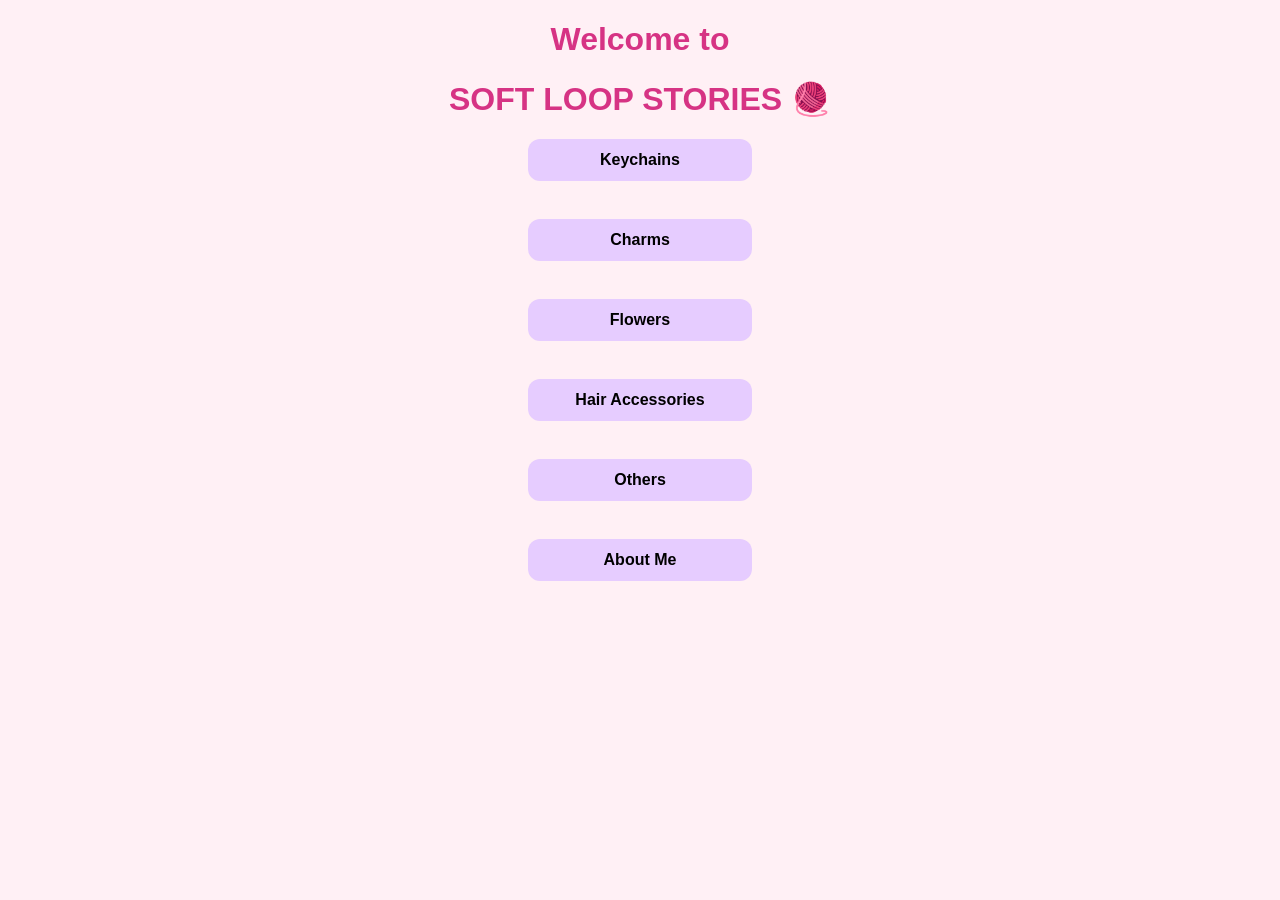
<file: index.html>
<!DOCTYPE html>
<html>
<head>
    <title>My Crochet Store</title>
    <link rel="stylesheet" href="style.css">
</head>

<body>

<h1>Welcome to </h1>
<h1> SOFT LOOP STORIES 🧶</h1>

<div class="nav">
    <a href="keychains.html">Keychains</a><br>
    <a href="charms.html">Charms</a><br>
    <a href="flowers.html">Flowers</a><br>
    <a href="hair.html">Hair Accessories</a><br>
    <a href="others.html">Others</a><br>
    <a href="about.html">About Me</a><br>
</div>

</body>
</html>
</file>
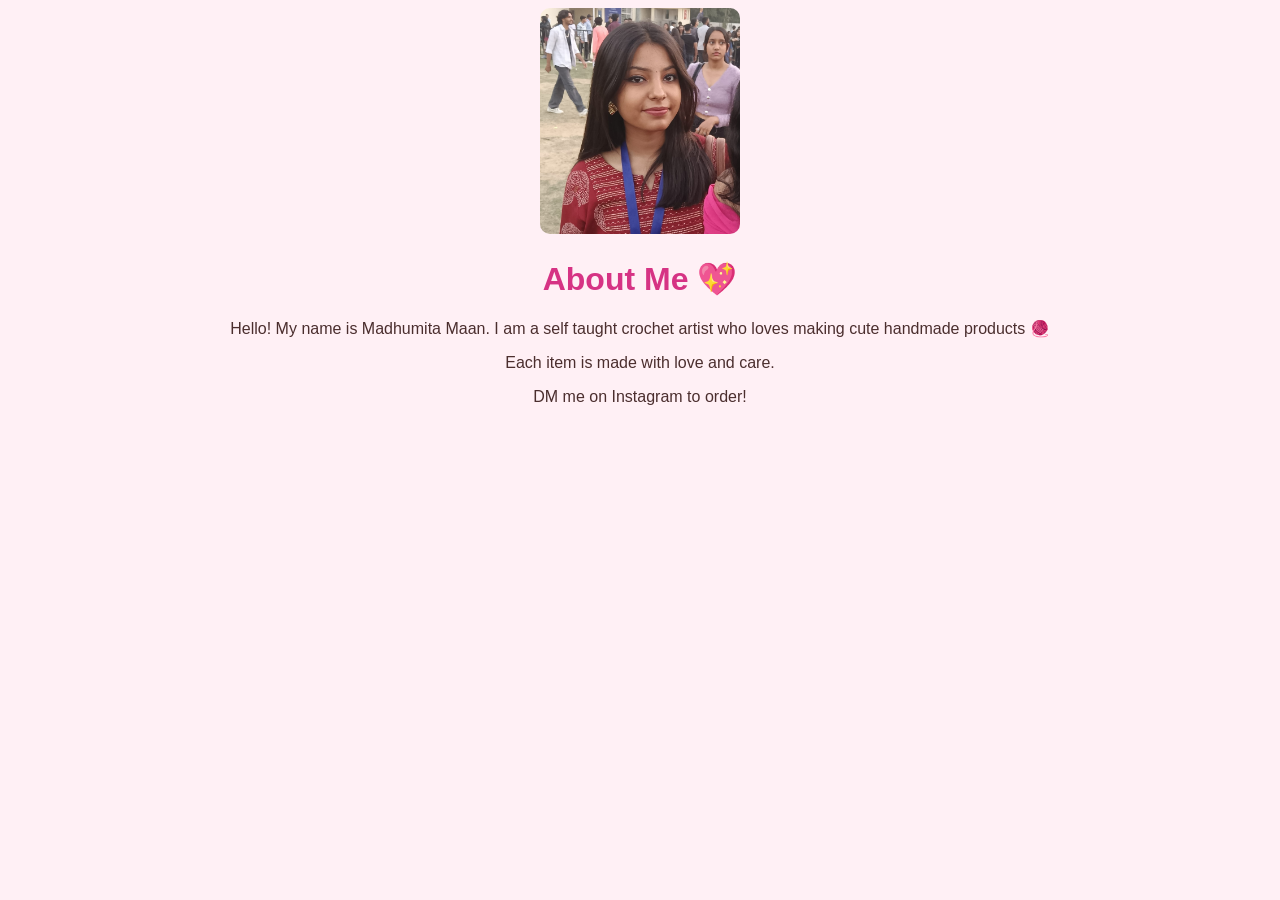
<file: about.html>
<!DOCTYPE html>
<html>
<head>
    <title>About Me</title>
    <link rel="stylesheet" href="style.css">
</head>

<body>
<div >
    <img src="images/me.jpeg">
    <h1>About Me 💖</h1>

<p>Hello! My name is Madhumita Maan. I am a self taught crochet artist who loves making cute handmade products 🧶</p>

<p>Each item is made with love and care.</p>

<p>DM me on Instagram to order!</p>

</body>
</html>
</file>
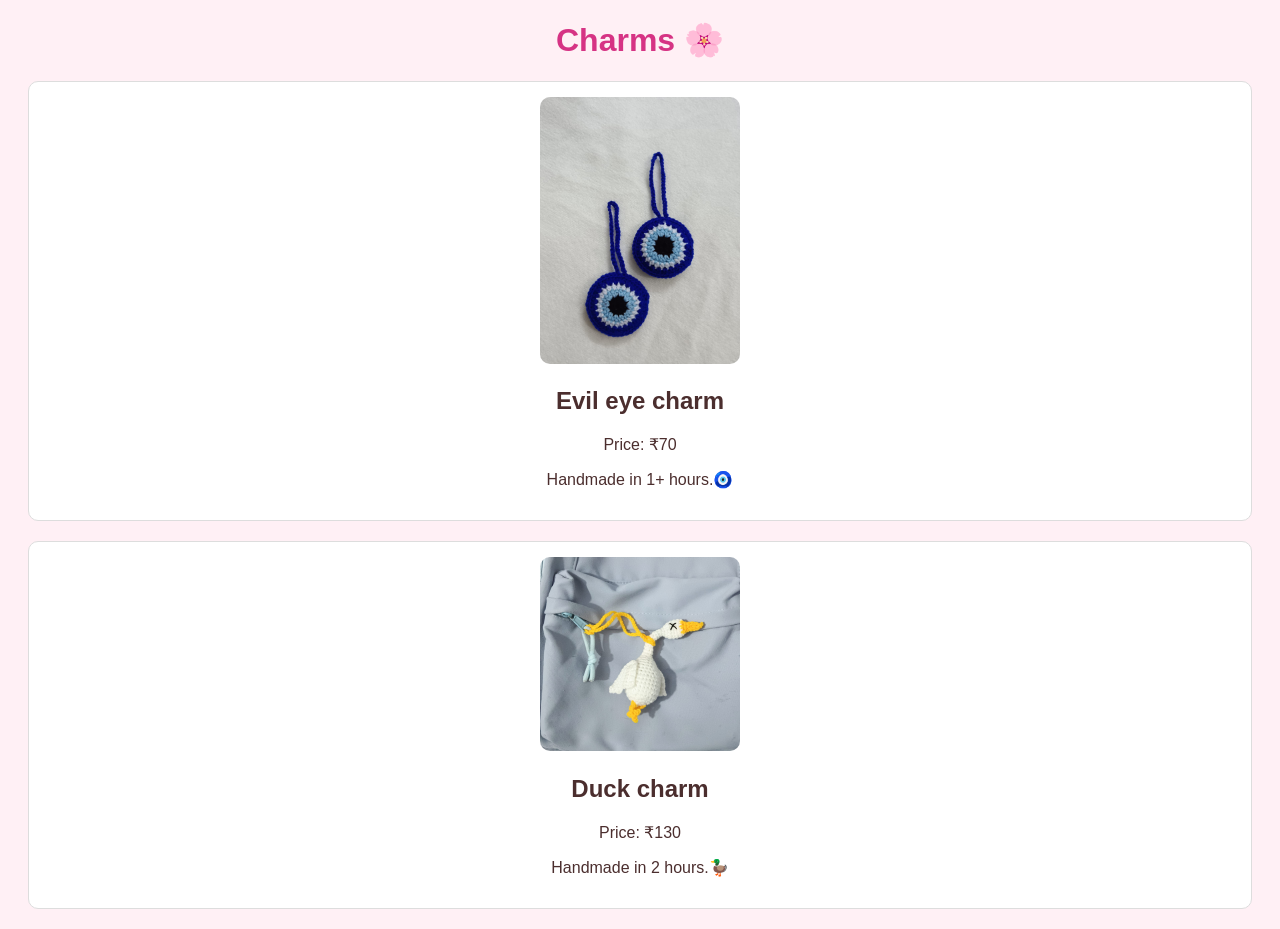
<file: charms.html>
<!DOCTYPE html>
<html>
<head>
    <title>Keychains</title>
    <link rel="stylesheet" href="style.css">
</head>

<body>

<h1>Charms 🌸</h1>

<div class="product">
    <img src="images/charm1.jpeg">
    <h2>Evil eye charm</h2>
    <p>Price: ₹70</p>
    <p>Handmade in 1+ hours.🧿</p>
</div>

<div class="product">
    <img src="images/charm2.jpeg">
    <h2>Duck charm</h2>
    <p>Price: ₹130</p>
    <p>Handmade in 2 hours.🦆</p>
</div>





</body>
</html>
</file>
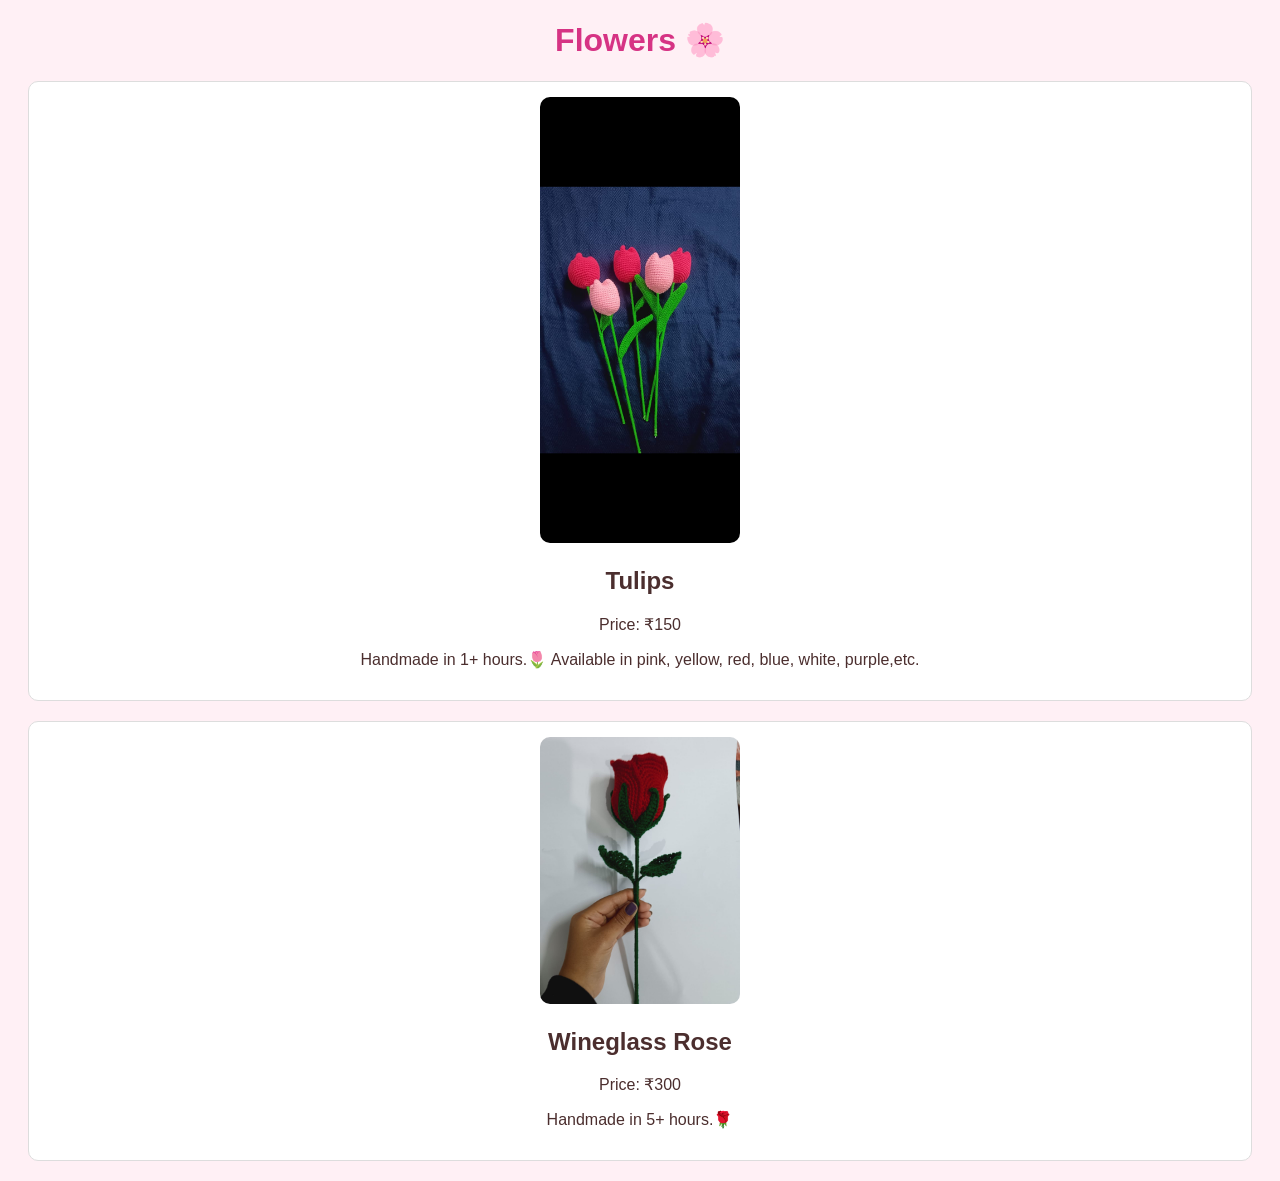
<file: flowers.html>
<!DOCTYPE html>
<html>
<head>
    <title>Keychains</title>
    <link rel="stylesheet" href="style.css">
</head>

<body>

<h1>Flowers 🌸</h1>

<div class="product">
    <img src="images/flower1.jpeg">
    <h2>Tulips</h2>
    <p>Price: ₹150</p>
    <p>Handmade in 1+ hours.🌷 Available in pink, yellow, red, blue, white, purple,etc.</p>
</div>

<div class="product">
    <img src="images/flower2.jpeg">
    <h2>Wineglass Rose</h2>
    <p>Price: ₹300</p>
    <p>Handmade in 5+ hours.🌹</p>
</div>





</body>
</html>
</file>
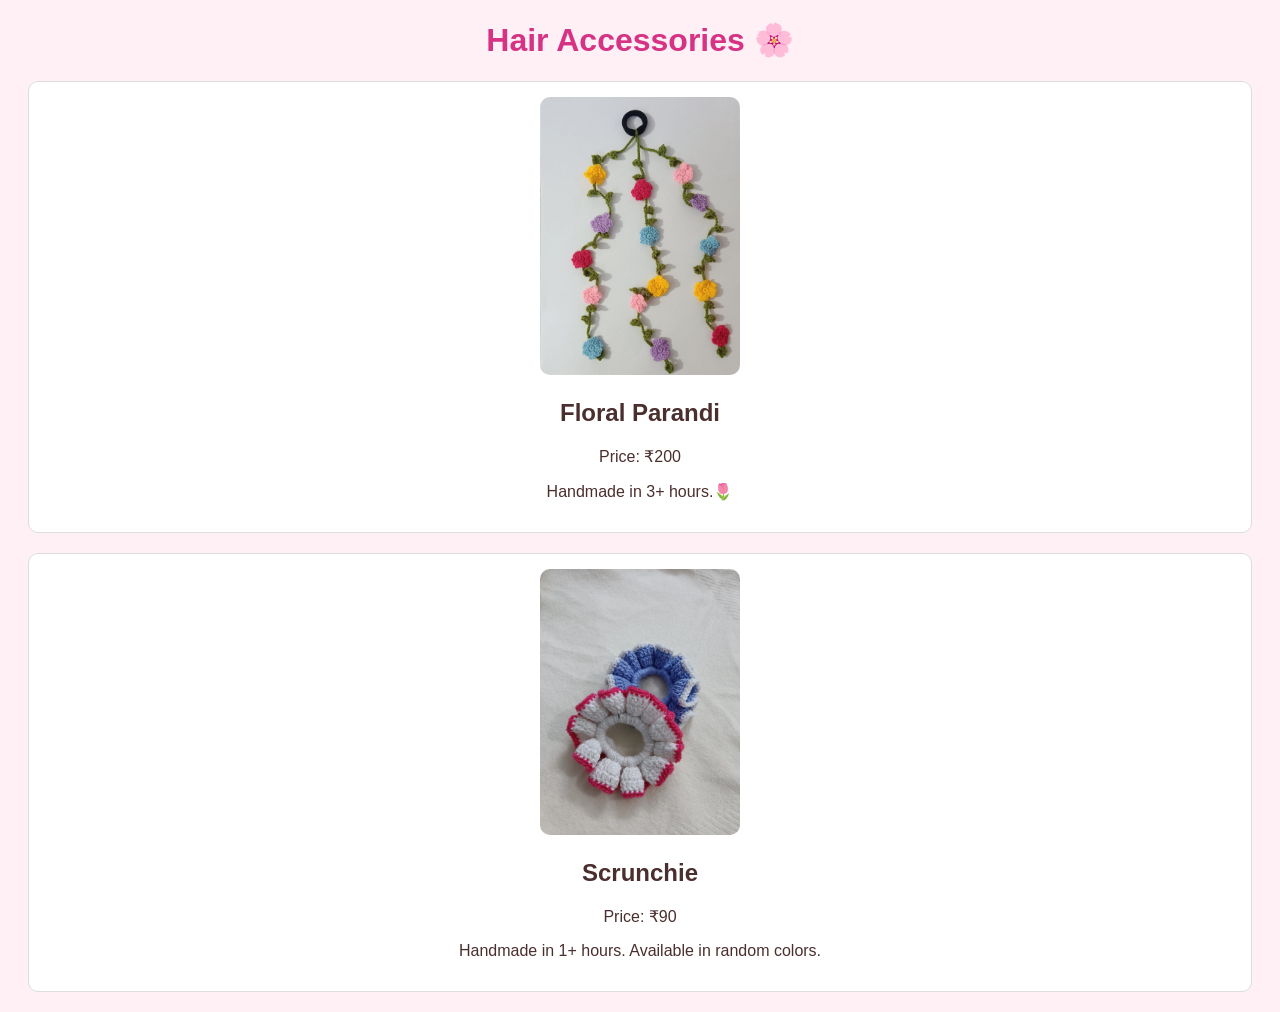
<file: hair.html>
<!DOCTYPE html>
<html>
<head>
    <title>Keychains</title>
    <link rel="stylesheet" href="style.css">
</head>

<body>

<h1>Hair Accessories 🌸</h1>

<div class="product">
    <img src="images/hair1.jpeg">
    <h2>Floral Parandi</h2>
    <p>Price: ₹200</p>
    <p>Handmade in 3+ hours.🌷</p>
</div>

<div class="product">
    <img src="images/hair2.jpeg">
    <h2>Scrunchie</h2>
    <p>Price: ₹90</p>
    <p>Handmade in 1+ hours. Available in random colors.</p>
</div>





</body>
</html>
</file>
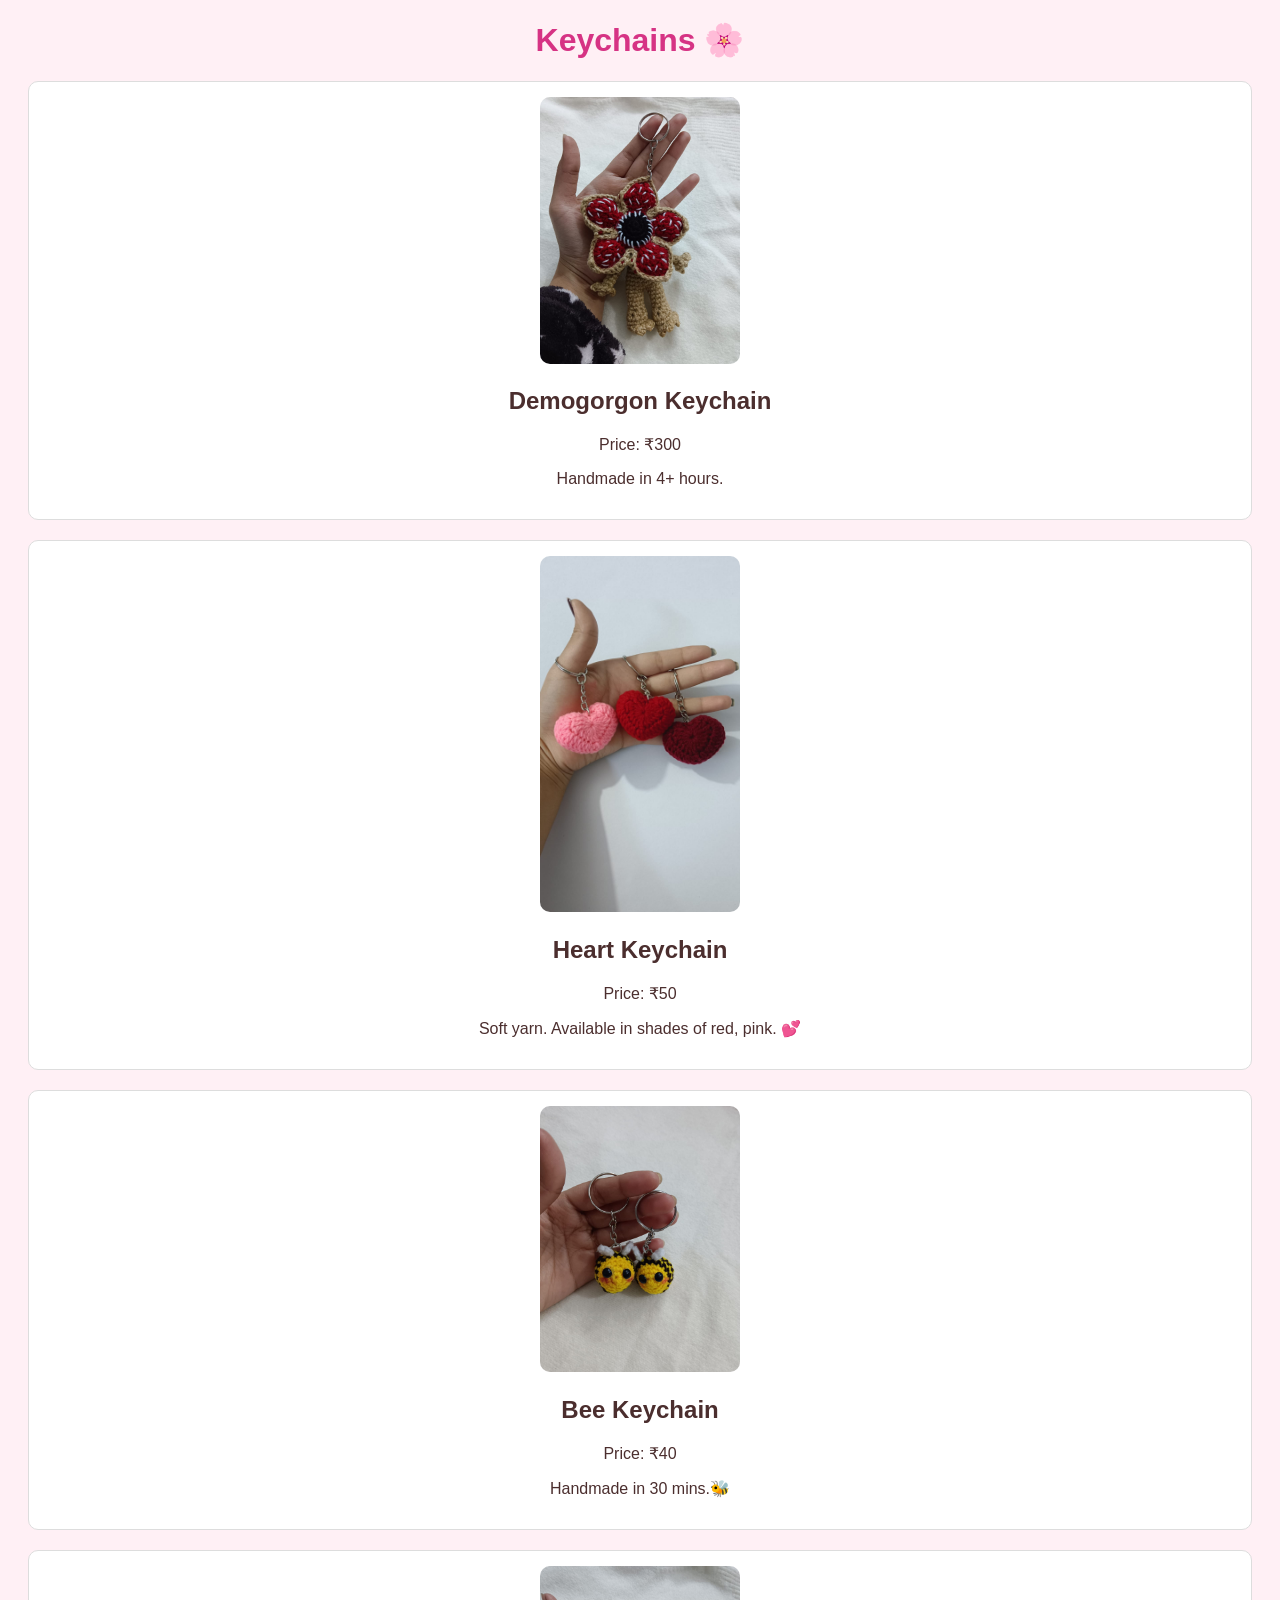
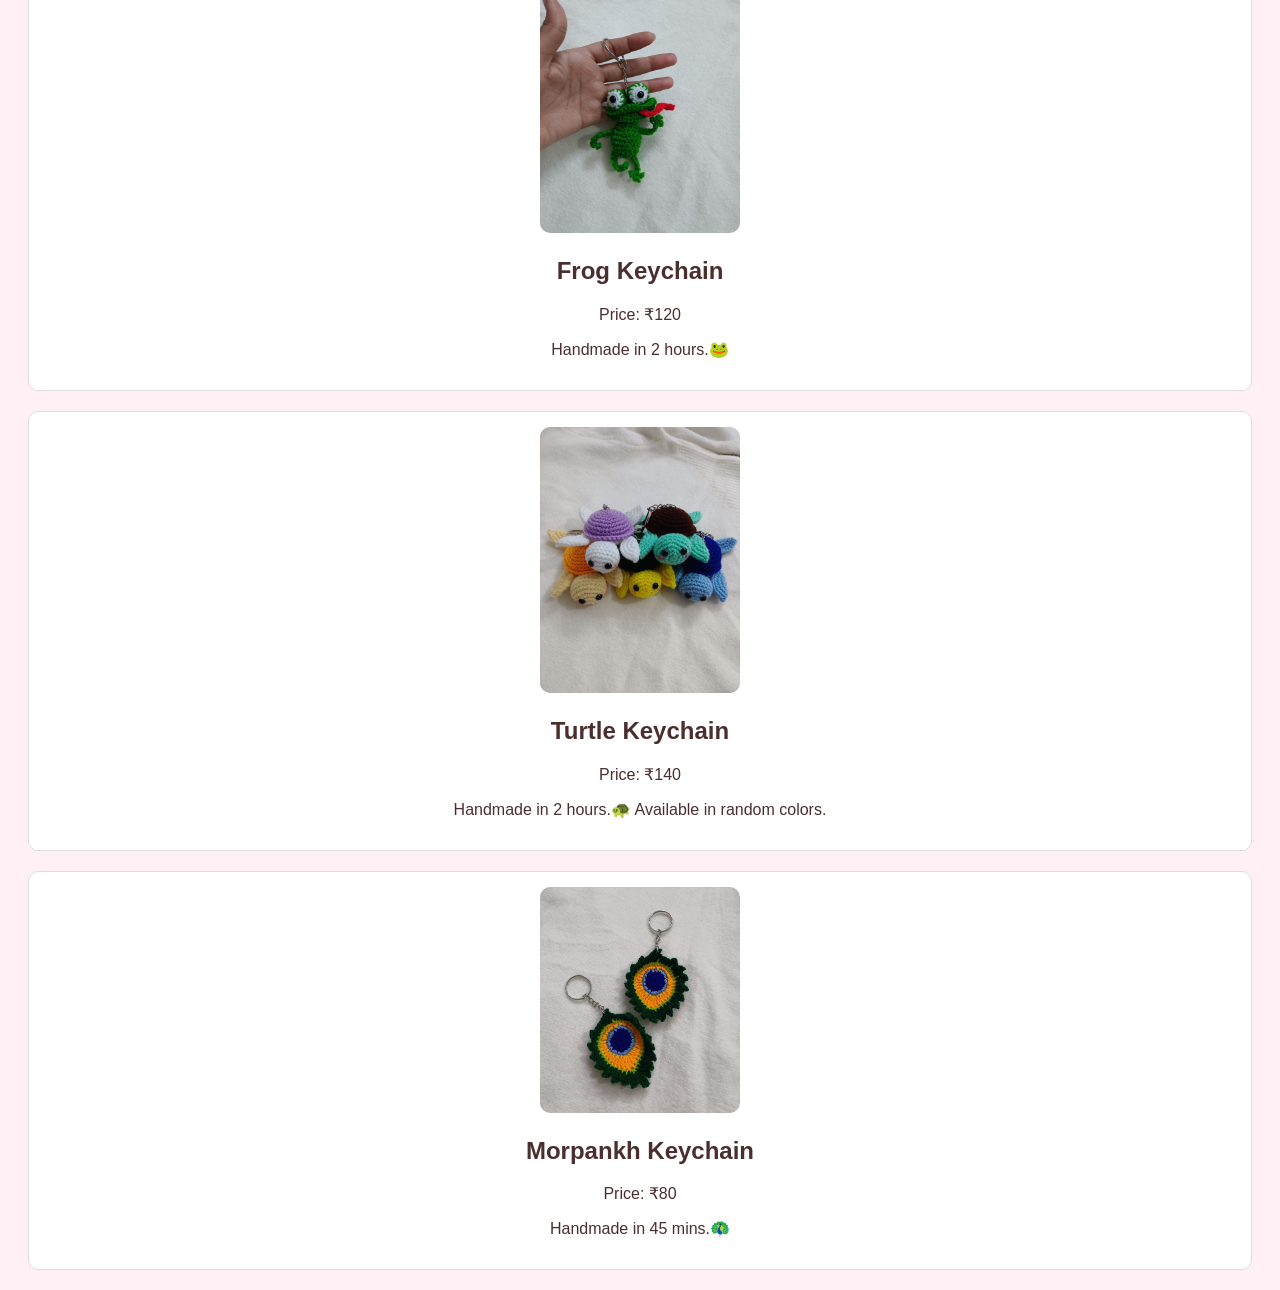
<file: keychains.html>
<!DOCTYPE html>
<html>
<head>
    <title>Keychains</title>
    <link rel="stylesheet" href="style.css">
</head>

<body>

<h1>Keychains 🌸</h1>

<div class="product">
    <img src="images/keychain1.jpeg">
    <h2>Demogorgon Keychain</h2>
    <p>Price: ₹300</p>
    <p>Handmade in 4+ hours.</p>
</div>

<div class="product">
    <img src="images/keychain2.jpeg">
    <h2>Heart Keychain</h2>
    <p>Price: ₹50</p>
    <p>Soft yarn. Available in shades of red, pink.  💕</p>
</div>

<div class="product">
    <img src="images/keychain3.jpeg">
    <h2>Bee Keychain</h2>
    <p>Price: ₹40</p>
    <p>Handmade in 30 mins.🐝</p>
</div>

<div class="product">
    <img src="images/keychain4.jpeg">
    <h2>Frog Keychain</h2>
    <p>Price: ₹120</p>
    <p>Handmade in 2 hours.🐸</p>
</div>

<div class="product">
    <img src="images/keychain5.jpeg">
    <h2>Turtle Keychain</h2>
    <p>Price: ₹140</p>
    <p>Handmade in 2 hours.🐢 Available in random colors.</p>
</div>

<div class="product">
    <img src="images/keychain6.jpeg">
    <h2>Morpankh Keychain</h2>
    <p>Price: ₹80</p>
    <p>Handmade in 45 mins.🦚</p>
</div>




</body>
</html>
</file>
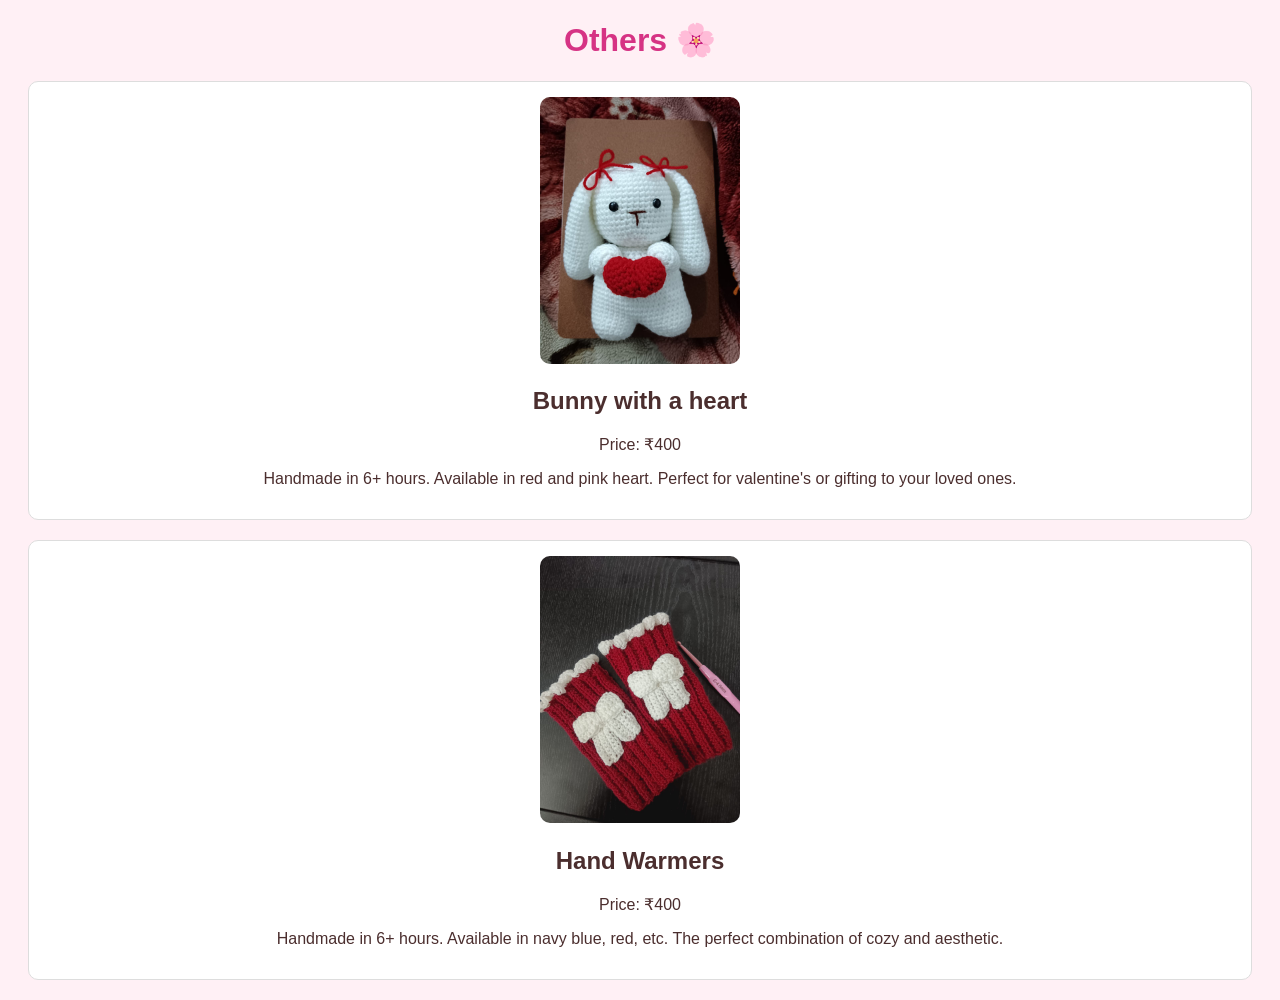
<file: others.html>
<!DOCTYPE html>
<html>
<head>
    <title>Keychains</title>
    <link rel="stylesheet" href="style.css">
</head>

<body>

<h1>Others 🌸</h1>

<div class="product">
    <img src="images/others1.jpeg">
    <h2>Bunny with a heart</h2>
    <p>Price: ₹400</p>
    <p>Handmade in 6+ hours. Available in red and pink heart. Perfect for valentine's or gifting to your loved ones.</p>
</div>

<div class="product">
    <img src="images/others2.jpeg">
    <h2>Hand Warmers</h2>
    <p>Price: ₹400</p>
    <p>Handmade in 6+ hours. Available in navy blue, red, etc. The perfect combination of cozy and aesthetic. </p>
</div>





</body>
</html>
</file>
<file: style.css>
body {
    font-family: Arial, sans-serif;
    background-color: #fff0f5;
    color: #4b2e2e;
    text-align: center;
}

h1 {
    color: #d63384;
}

.nav {
    margin: 20px;
}

.nav a {
    display: block;
    width: 200px;
    margin: 10px auto;
    padding: 12px;
    background-color: #e6ccff;
    text-decoration: none;
    border-radius: 12px;
    color: black;
    font-weight: bold;
}

.product {
    border: 1px solid #ddd;
    margin: 20px;
    padding: 15px;
    border-radius: 10px;
    background-color: white;
}

img {
    width: 200px;
    border-radius: 10px;
}
.nav a:hover {
    background-color: #d9b3ff;
    transform: scale(1.05);
}
</file>
